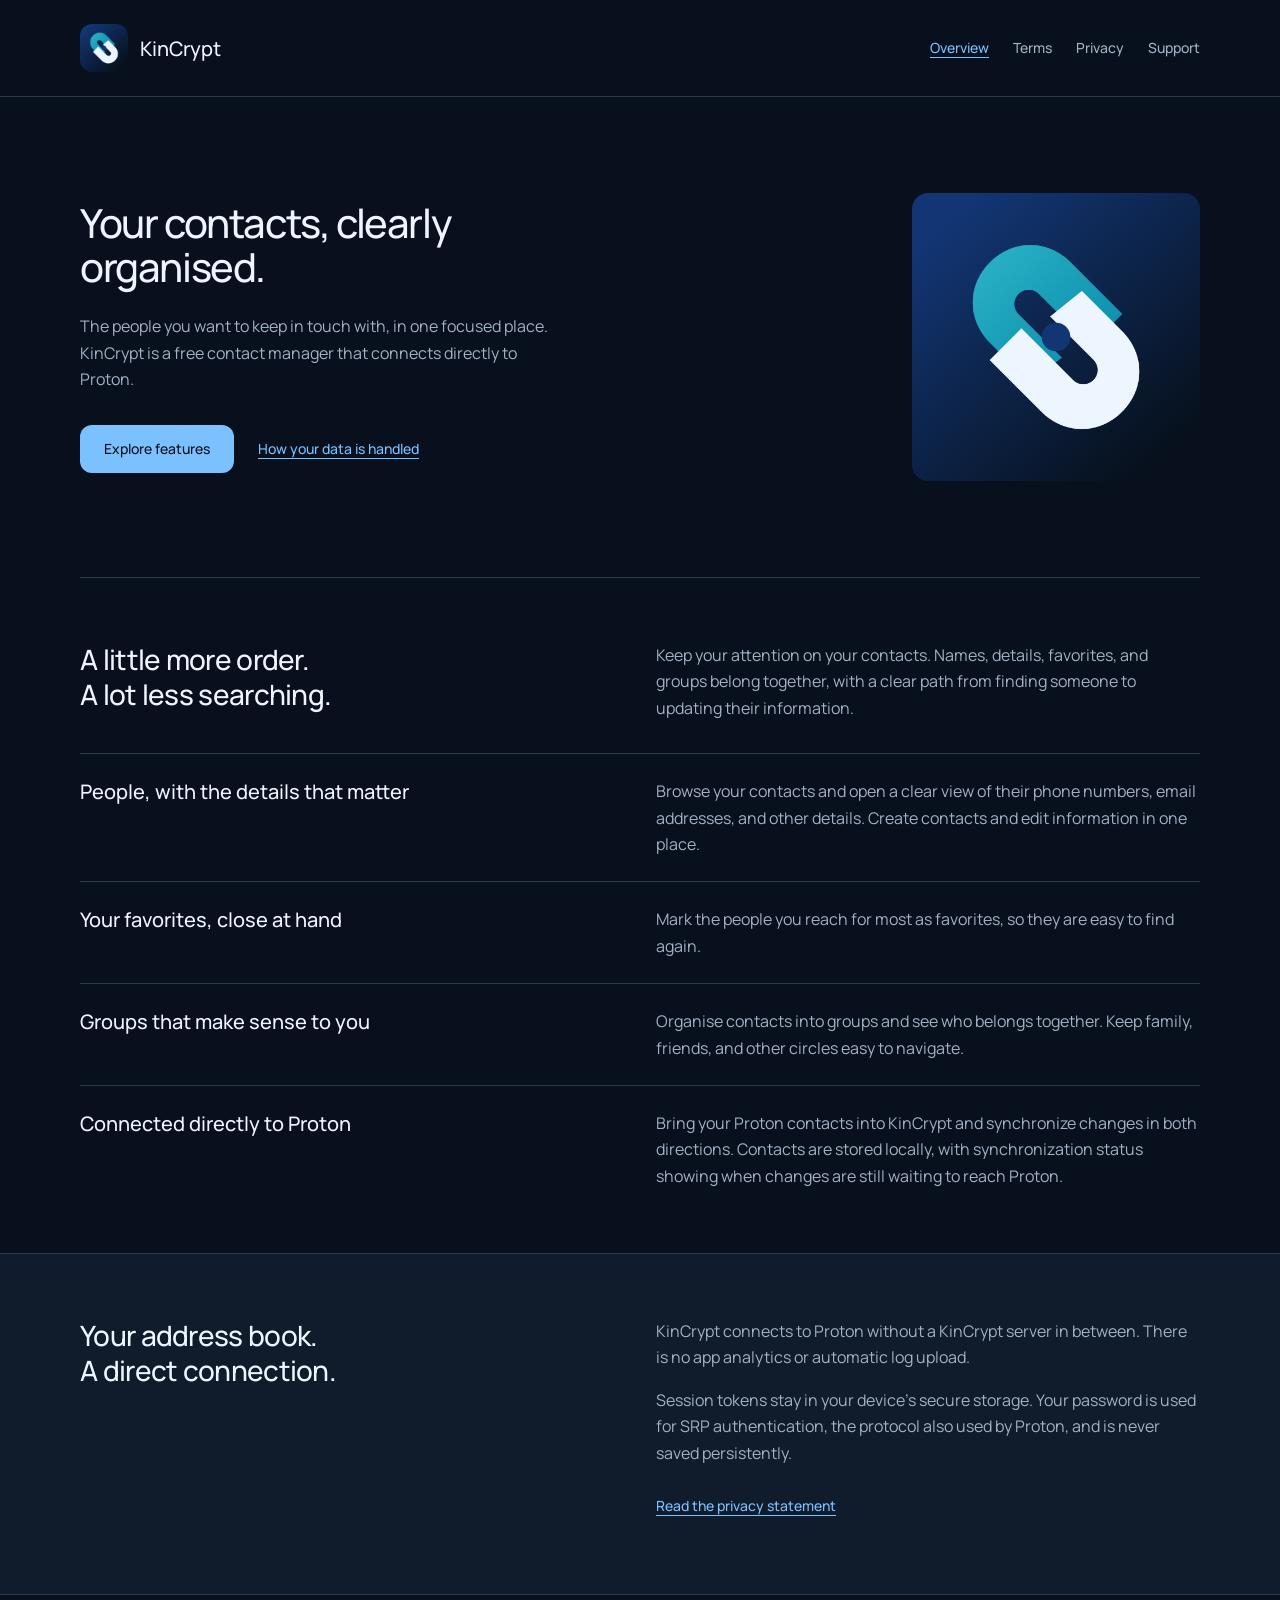
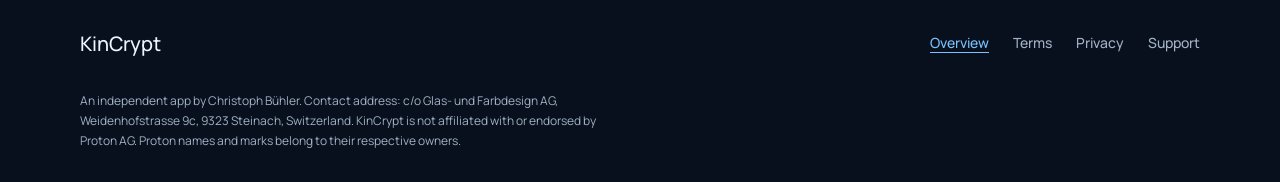
<file: website/index.html>
<!doctype html>
<html lang="en">
<head>
  <meta charset="utf-8">
  <meta name="viewport" content="width=device-width, initial-scale=1">
  <meta name="color-scheme" content="dark">
  <meta name="theme-color" content="#07101c">
  <meta name="description" content="KinCrypt is a free, independent contact manager for Proton. Keep contacts, favorites, and groups organised with direct two-way synchronization.">
  <title>KinCrypt — Your contacts, clearly organised</title>
  <link rel="icon" type="image/png" href="assets/icon.png">
  <link rel="stylesheet" href="styles.css">
</head>
<body id="top">
  <a class="skip-link" href="#main">Skip to content</a>
  <header class="site-header">
    <div class="wrap header-inner">
      <a class="brand" href="index.html" aria-label="KinCrypt home"><img src="assets/icon.png" width="48" height="48" alt=""><span>KinCrypt</span></a>
      <nav class="site-nav" aria-label="Main navigation">
        <a href="index.html" aria-current="page">Overview</a><a href="terms.html">Terms</a><a href="privacy.html">Privacy</a><a href="mailto:kincrypt-support@cbue.ch">Support</a>
      </nav>
    </div>
  </header>
  <main id="main" tabindex="-1">
    <section class="wrap hero" aria-labelledby="hero-title">
      <div>
        <h1 id="hero-title">Your contacts, clearly organised.</h1>
        <p>The people you want to keep in touch with, in one focused place. KinCrypt is a free contact manager that connects directly to Proton.</p>
        <div class="actions"><a class="button" href="#features">Explore features</a><a class="text-link" href="privacy.html">How your data is handled</a></div>
      </div>
      <img class="hero-mark" src="assets/icon.png" width="288" height="288" alt="KinCrypt app icon">
    </section>
    <section class="wrap section" id="features" aria-labelledby="features-title">
      <div class="section-intro">
        <h2 id="features-title">A little more order.<br>A lot less searching.</h2>
        <p>Keep your attention on your contacts. Names, details, favorites, and groups belong together, with a clear path from finding someone to updating their information.</p>
      </div>
      <div class="feature-row"><h3>People, with the details that matter</h3><p>Browse your contacts and open a clear view of their phone numbers, email addresses, and other details. Create contacts and edit information in one place.</p></div>
      <div class="feature-row"><h3>Your favorites, close at hand</h3><p>Mark the people you reach for most as favorites, so they are easy to find again.</p></div>
      <div class="feature-row"><h3>Groups that make sense to you</h3><p>Organise contacts into groups and see who belongs together. Keep family, friends, and other circles easy to navigate.</p></div>
      <div class="feature-row"><h3>Connected directly to Proton</h3><p>Bring your Proton contacts into KinCrypt and synchronize changes in both directions. Contacts are stored locally, with synchronization status showing when changes are still waiting to reach Proton.</p></div>
    </section>
    <section class="privacy-band" aria-labelledby="privacy-title">
      <div class="wrap privacy-layout">
        <h2 id="privacy-title">Your address book.<br>A direct connection.</h2>
        <div class="privacy-copy">
          <p>KinCrypt connects to Proton without a KinCrypt server in between. There is no app analytics or automatic log upload.</p>
          <p>Session tokens stay in your device’s secure storage. Your password is used for SRP authentication, the protocol also used by Proton, and is never saved persistently.</p>
          <a class="text-link" href="privacy.html">Read the privacy statement</a>
        </div>
      </div>
    </section>
  </main>
  <footer class="wrap site-footer">
    <div class="footer-top"><a class="brand" href="index.html"><span>KinCrypt</span></a><nav class="site-nav" aria-label="Footer navigation"><a href="index.html" aria-current="page">Overview</a><a href="terms.html">Terms</a><a href="privacy.html">Privacy</a><a href="mailto:kincrypt-support@cbue.ch">Support</a></nav></div>
    <p class="footer-note">An independent app by Christoph Bühler. Contact address: c/o Glas- und Farbdesign AG, Weidenhofstrasse 9c, 9323 Steinach, Switzerland. KinCrypt is not affiliated with or endorsed by Proton AG. Proton names and marks belong to their respective owners.</p>
  </footer>
</body>
</html>
</file>
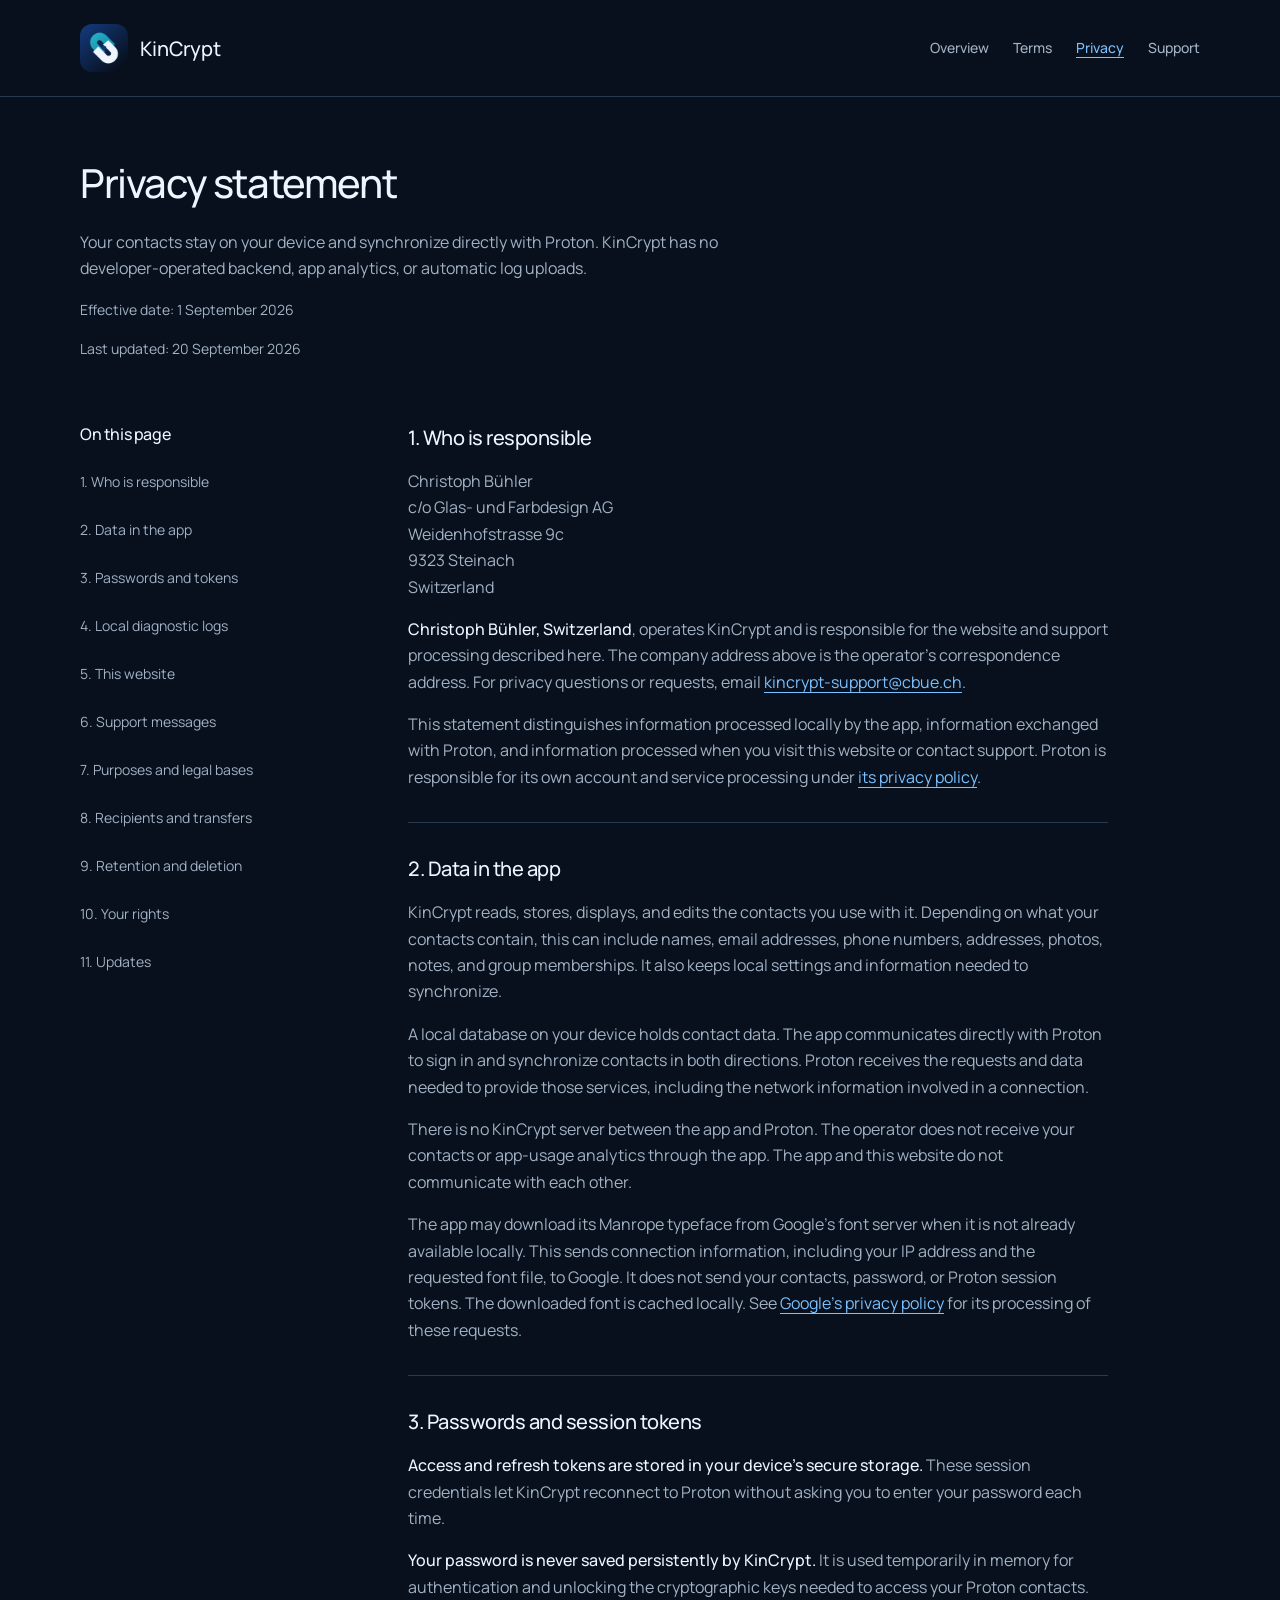
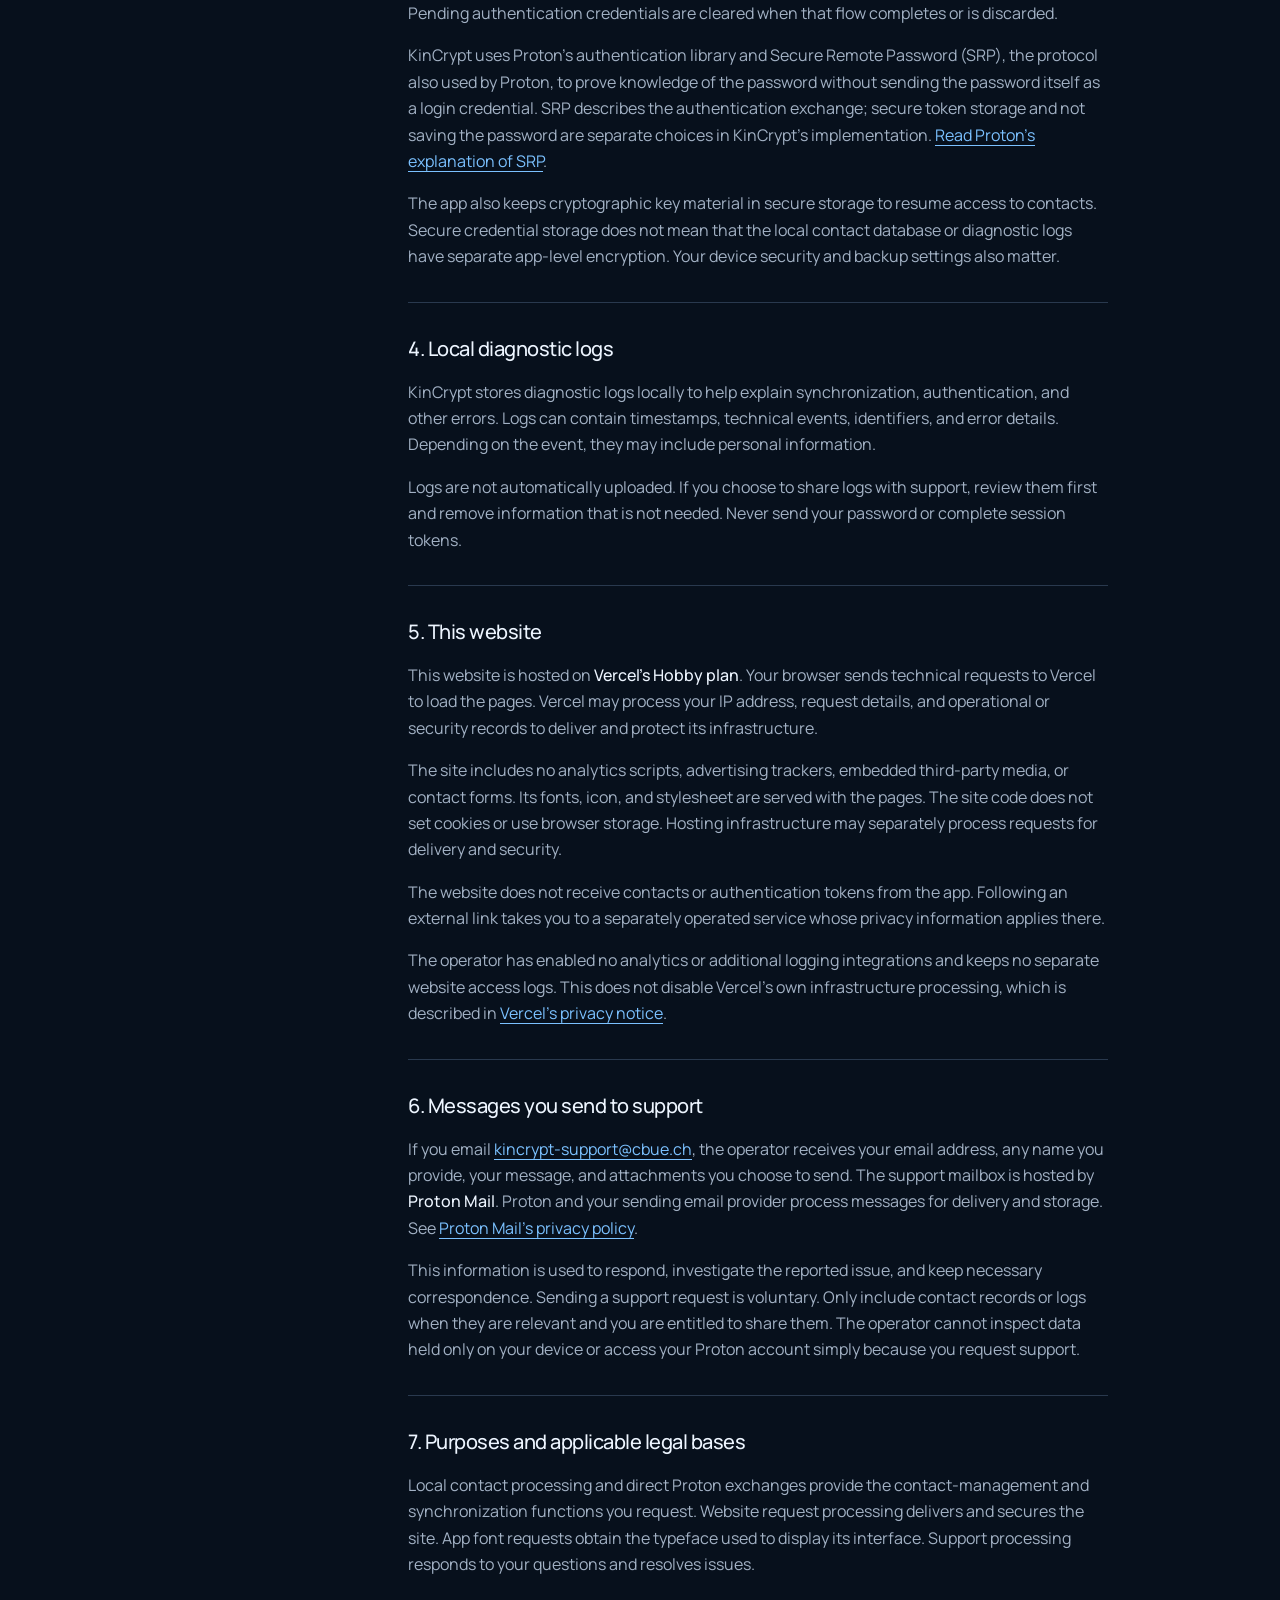
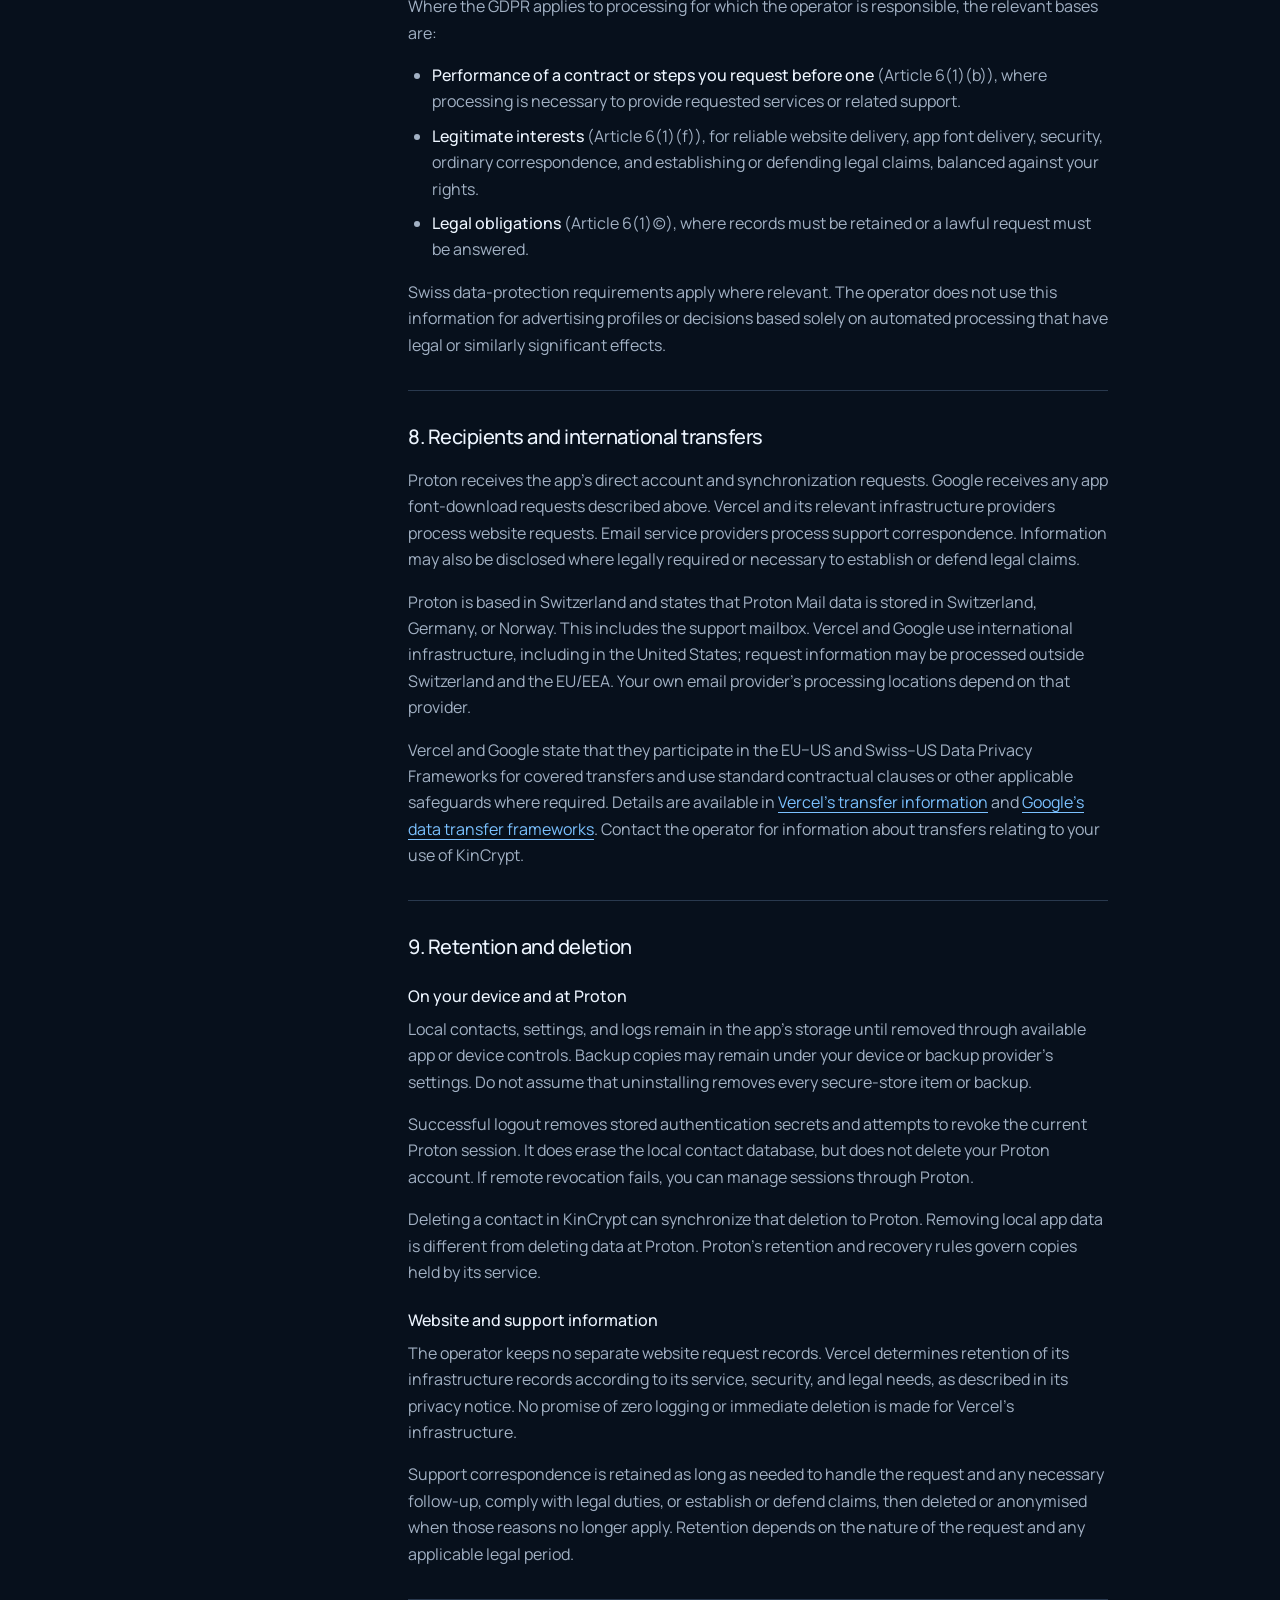
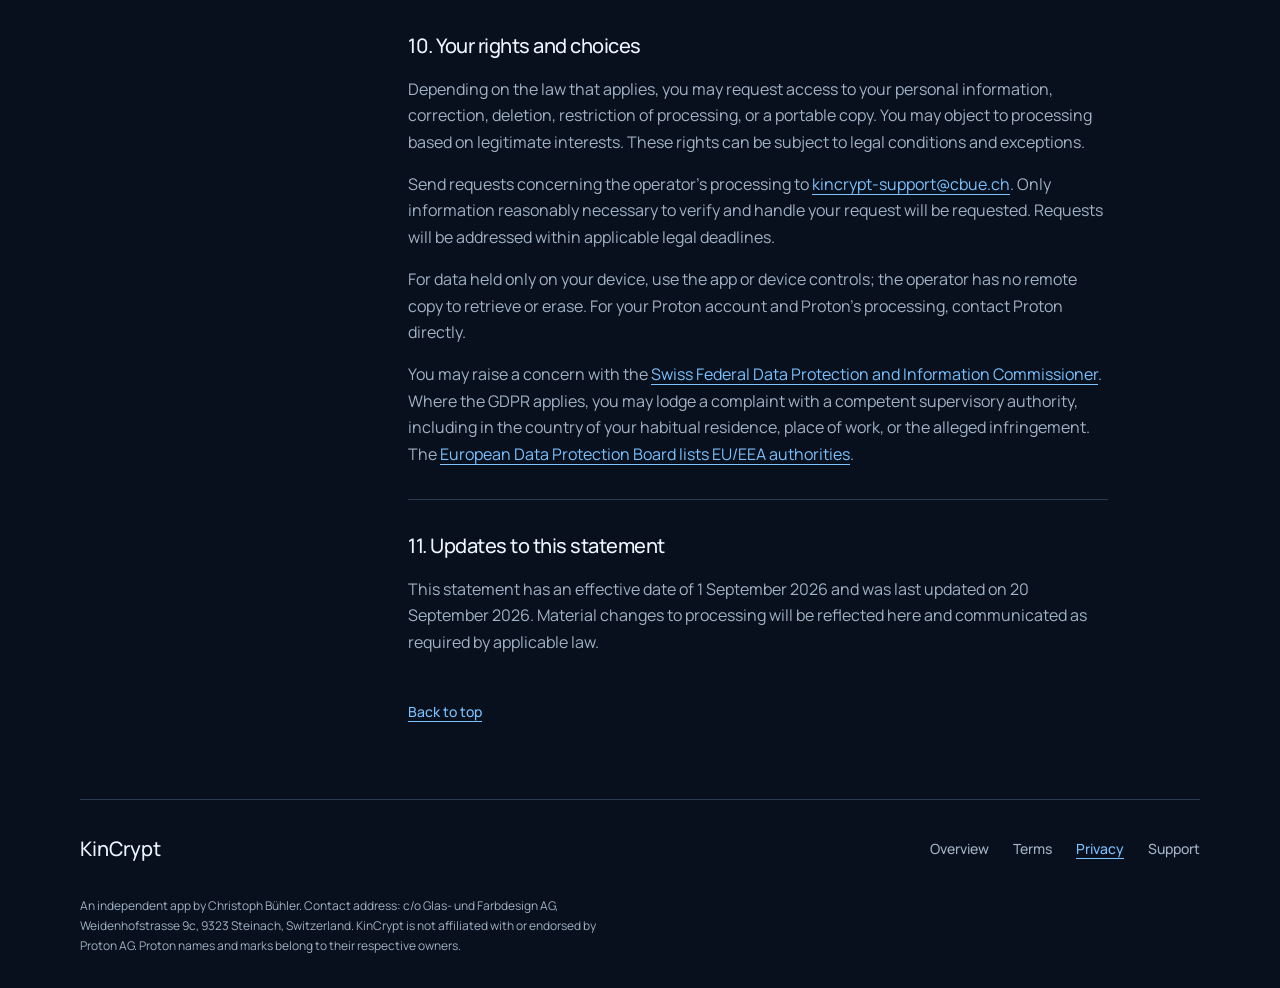
<file: website/privacy.html>
<!doctype html>
<html lang="en">
<head>
  <meta charset="utf-8">
  <meta name="viewport" content="width=device-width, initial-scale=1">
  <meta name="color-scheme" content="dark">
  <meta name="theme-color" content="#07101c">
  <meta name="description" content="How KinCrypt handles your contacts, secure session storage, local logs, website requests, and support messages.">
  <title>Privacy statement — KinCrypt</title>
  <link rel="icon" type="image/png" href="assets/icon.png">
  <link rel="stylesheet" href="styles.css">
</head>
<body id="top">
  <a class="skip-link" href="#main">Skip to content</a>
  <header class="site-header"><div class="wrap header-inner">
    <a class="brand" href="index.html" aria-label="KinCrypt home"><img src="assets/icon.png" width="48" height="48" alt=""><span>KinCrypt</span></a>
    <nav class="site-nav" aria-label="Main navigation"><a href="index.html">Overview</a><a href="terms.html">Terms</a><a href="privacy.html" aria-current="page">Privacy</a><a href="mailto:kincrypt-support@cbue.ch">Support</a></nav>
  </div></header>
  <main id="main" class="wrap" tabindex="-1">
    <div class="legal-header">
      <h1>Privacy statement</h1>
      <p class="intro">Your contacts stay on your device and synchronize directly with Proton. KinCrypt has no developer-operated backend, app analytics, or automatic log uploads.</p>
      <p class="updated">Effective date: <time datetime="2026-09-01">1 September 2026</time></p>
      <p class="updated">Last updated: <time datetime="2026-09-20">20 September 2026</time></p>
    </div>
    <div class="legal-layout">
      <nav class="contents" aria-label="Privacy contents"><h2>On this page</h2><ol>
        <li><a href="#responsibility">1. Who is responsible</a></li><li><a href="#app">2. Data in the app</a></li><li><a href="#authentication">3. Passwords and tokens</a></li><li><a href="#logs">4. Local diagnostic logs</a></li><li><a href="#website">5. This website</a></li><li><a href="#support">6. Support messages</a></li><li><a href="#purposes">7. Purposes and legal bases</a></li><li><a href="#recipients">8. Recipients and transfers</a></li><li><a href="#retention">9. Retention and deletion</a></li><li><a href="#rights">10. Your rights</a></li><li><a href="#updates">11. Updates</a></li>
      </ol></nav>
      <div class="legal-content">
        <section id="responsibility"><h2>1. Who is responsible</h2>
          <p class="contact-address">Christoph Bühler<br>c/o Glas- und Farbdesign AG<br>Weidenhofstrasse 9c<br>9323 Steinach<br>Switzerland</p>
          <p><strong>Christoph Bühler, Switzerland</strong>, operates KinCrypt and is responsible for the website and support processing described here. The company address above is the operator’s correspondence address. For privacy questions or requests, email <a href="mailto:kincrypt-support@cbue.ch">kincrypt-support@cbue.ch</a>.</p>
          <p>This statement distinguishes information processed locally by the app, information exchanged with Proton, and information processed when you visit this website or contact support. Proton is responsible for its own account and service processing under <a href="https://proton.me/legal/privacy">its privacy policy</a>.</p>
        </section>
        <section id="app"><h2>2. Data in the app</h2>
          <p>KinCrypt reads, stores, displays, and edits the contacts you use with it. Depending on what your contacts contain, this can include names, email addresses, phone numbers, addresses, photos, notes, and group memberships. It also keeps local settings and information needed to synchronize.</p>
          <p>A local database on your device holds contact data. The app communicates directly with Proton to sign in and synchronize contacts in both directions. Proton receives the requests and data needed to provide those services, including the network information involved in a connection.</p>
          <p>There is no KinCrypt server between the app and Proton. The operator does not receive your contacts or app-usage analytics through the app. The app and this website do not communicate with each other.</p>
          <p>The app may download its Manrope typeface from Google’s font server when it is not already available locally. This sends connection information, including your IP address and the requested font file, to Google. It does not send your contacts, password, or Proton session tokens. The downloaded font is cached locally. See <a href="https://policies.google.com/privacy">Google’s privacy policy</a> for its processing of these requests.</p>
        </section>
        <section id="authentication"><h2>3. Passwords and session tokens</h2>
          <p><strong>Access and refresh tokens are stored in your device’s secure storage.</strong> These session credentials let KinCrypt reconnect to Proton without asking you to enter your password each time.</p>
          <p><strong>Your password is never saved persistently by KinCrypt.</strong> It is used temporarily in memory for authentication and unlocking the cryptographic keys needed to access your Proton contacts. Pending authentication credentials are cleared when that flow completes or is discarded.</p>
          <p>KinCrypt uses Proton’s authentication library and Secure Remote Password (SRP), the protocol also used by Proton, to prove knowledge of the password without sending the password itself as a login credential. SRP describes the authentication exchange; secure token storage and not saving the password are separate choices in KinCrypt’s implementation. <a href="https://proton.me/blog/encrypted-email-authentication">Read Proton’s explanation of SRP</a>.</p>
          <p>The app also keeps cryptographic key material in secure storage to resume access to contacts. Secure credential storage does not mean that the local contact database or diagnostic logs have separate app-level encryption. Your device security and backup settings also matter.</p>
        </section>
        <section id="logs"><h2>4. Local diagnostic logs</h2>
          <p>KinCrypt stores diagnostic logs locally to help explain synchronization, authentication, and other errors. Logs can contain timestamps, technical events, identifiers, and error details. Depending on the event, they may include personal information.</p>
          <p>Logs are not automatically uploaded. If you choose to share logs with support, review them first and remove information that is not needed. Never send your password or complete session tokens.</p>
        </section>
        <section id="website"><h2>5. This website</h2>
          <p>This website is hosted on <strong>Vercel’s Hobby plan</strong>. Your browser sends technical requests to Vercel to load the pages. Vercel may process your IP address, request details, and operational or security records to deliver and protect its infrastructure.</p>
          <p>The site includes no analytics scripts, advertising trackers, embedded third-party media, or contact forms. Its fonts, icon, and stylesheet are served with the pages. The site code does not set cookies or use browser storage. Hosting infrastructure may separately process requests for delivery and security.</p>
          <p>The website does not receive contacts or authentication tokens from the app. Following an external link takes you to a separately operated service whose privacy information applies there.</p>
          <p>The operator has enabled no analytics or additional logging integrations and keeps no separate website access logs. This does not disable Vercel’s own infrastructure processing, which is described in <a href="https://vercel.com/legal/privacy-notice">Vercel’s privacy notice</a>.</p>
        </section>
        <section id="support"><h2>6. Messages you send to support</h2>
          <p>If you email <a href="mailto:kincrypt-support@cbue.ch">kincrypt-support@cbue.ch</a>, the operator receives your email address, any name you provide, your message, and attachments you choose to send. The support mailbox is hosted by <strong>Proton Mail</strong>. Proton and your sending email provider process messages for delivery and storage. See <a href="https://proton.me/mail/privacy-policy">Proton Mail’s privacy policy</a>.</p>
          <p>This information is used to respond, investigate the reported issue, and keep necessary correspondence. Sending a support request is voluntary. Only include contact records or logs when they are relevant and you are entitled to share them. The operator cannot inspect data held only on your device or access your Proton account simply because you request support.</p>
        </section>
        <section id="purposes"><h2>7. Purposes and applicable legal bases</h2>
          <p>Local contact processing and direct Proton exchanges provide the contact-management and synchronization functions you request. Website request processing delivers and secures the site. App font requests obtain the typeface used to display its interface. Support processing responds to your questions and resolves issues.</p>
          <p>Where the GDPR applies to processing for which the operator is responsible, the relevant bases are:</p>
          <ul><li><strong>Performance of a contract or steps you request before one</strong> (Article 6(1)(b)), where processing is necessary to provide requested services or related support.</li><li><strong>Legitimate interests</strong> (Article 6(1)(f)), for reliable website delivery, app font delivery, security, ordinary correspondence, and establishing or defending legal claims, balanced against your rights.</li><li><strong>Legal obligations</strong> (Article 6(1)(c)), where records must be retained or a lawful request must be answered.</li></ul>
          <p>Swiss data-protection requirements apply where relevant. The operator does not use this information for advertising profiles or decisions based solely on automated processing that have legal or similarly significant effects.</p>
        </section>
        <section id="recipients"><h2>8. Recipients and international transfers</h2>
          <p>Proton receives the app’s direct account and synchronization requests. Google receives any app font-download requests described above. Vercel and its relevant infrastructure providers process website requests. Email service providers process support correspondence. Information may also be disclosed where legally required or necessary to establish or defend legal claims.</p>
          <p>Proton is based in Switzerland and states that Proton Mail data is stored in Switzerland, Germany, or Norway. This includes the support mailbox. Vercel and Google use international infrastructure, including in the United States; request information may be processed outside Switzerland and the EU/EEA. Your own email provider’s processing locations depend on that provider.</p>
          <p>Vercel and Google state that they participate in the EU–US and Swiss–US Data Privacy Frameworks for covered transfers and use standard contractual clauses or other applicable safeguards where required. Details are available in <a href="https://vercel.com/legal/privacy-notice">Vercel’s transfer information</a> and <a href="https://policies.google.com/privacy/frameworks">Google’s data transfer frameworks</a>. Contact the operator for information about transfers relating to your use of KinCrypt.</p>
        </section>
        <section id="retention"><h2>9. Retention and deletion</h2>
          <h3>On your device and at Proton</h3>
          <p>Local contacts, settings, and logs remain in the app’s storage until removed through available app or device controls. Backup copies may remain under your device or backup provider’s settings. Do not assume that uninstalling removes every secure-store item or backup.</p>
          <p>Successful logout removes stored authentication secrets and attempts to revoke the current Proton session. It does erase the local contact database, but does not delete your Proton account. If remote revocation fails, you can manage sessions through Proton.</p>
          <p>Deleting a contact in KinCrypt can synchronize that deletion to Proton. Removing local app data is different from deleting data at Proton. Proton’s retention and recovery rules govern copies held by its service.</p>
          <h3>Website and support information</h3>
          <p>The operator keeps no separate website request records. Vercel determines retention of its infrastructure records according to its service, security, and legal needs, as described in its privacy notice. No promise of zero logging or immediate deletion is made for Vercel’s infrastructure.</p>
          <p>Support correspondence is retained as long as needed to handle the request and any necessary follow-up, comply with legal duties, or establish or defend claims, then deleted or anonymised when those reasons no longer apply. Retention depends on the nature of the request and any applicable legal period.</p>
        </section>
        <section id="rights"><h2>10. Your rights and choices</h2>
          <p>Depending on the law that applies, you may request access to your personal information, correction, deletion, restriction of processing, or a portable copy. You may object to processing based on legitimate interests. These rights can be subject to legal conditions and exceptions.</p>
          <p>Send requests concerning the operator’s processing to <a href="mailto:kincrypt-support@cbue.ch">kincrypt-support@cbue.ch</a>. Only information reasonably necessary to verify and handle your request will be requested. Requests will be addressed within applicable legal deadlines.</p>
          <p>For data held only on your device, use the app or device controls; the operator has no remote copy to retrieve or erase. For your Proton account and Proton’s processing, contact Proton directly.</p>
          <p>You may raise a concern with the <a href="https://www.edoeb.admin.ch/en">Swiss Federal Data Protection and Information Commissioner</a>. Where the GDPR applies, you may lodge a complaint with a competent supervisory authority, including in the country of your habitual residence, place of work, or the alleged infringement. The <a href="https://www.edpb.europa.eu/about-edpb/about-edpb/members_en">European Data Protection Board lists EU/EEA authorities</a>.</p>
        </section>
        <section id="updates"><h2>11. Updates to this statement</h2>
          <p>This statement has an effective date of 1 September 2026 and was last updated on 20 September 2026. Material changes to processing will be reflected here and communicated as required by applicable law.</p>
        </section>
        <a class="text-link back-top" href="#top">Back to top</a>
      </div>
    </div>
  </main>
  <footer class="wrap site-footer">
    <div class="footer-top"><a class="brand" href="index.html"><span>KinCrypt</span></a><nav class="site-nav" aria-label="Footer navigation"><a href="index.html">Overview</a><a href="terms.html">Terms</a><a href="privacy.html" aria-current="page">Privacy</a><a href="mailto:kincrypt-support@cbue.ch">Support</a></nav></div>
    <p class="footer-note">An independent app by Christoph Bühler. Contact address: c/o Glas- und Farbdesign AG, Weidenhofstrasse 9c, 9323 Steinach, Switzerland. KinCrypt is not affiliated with or endorsed by Proton AG. Proton names and marks belong to their respective owners.</p>
  </footer>
</body>
</html>
</file>
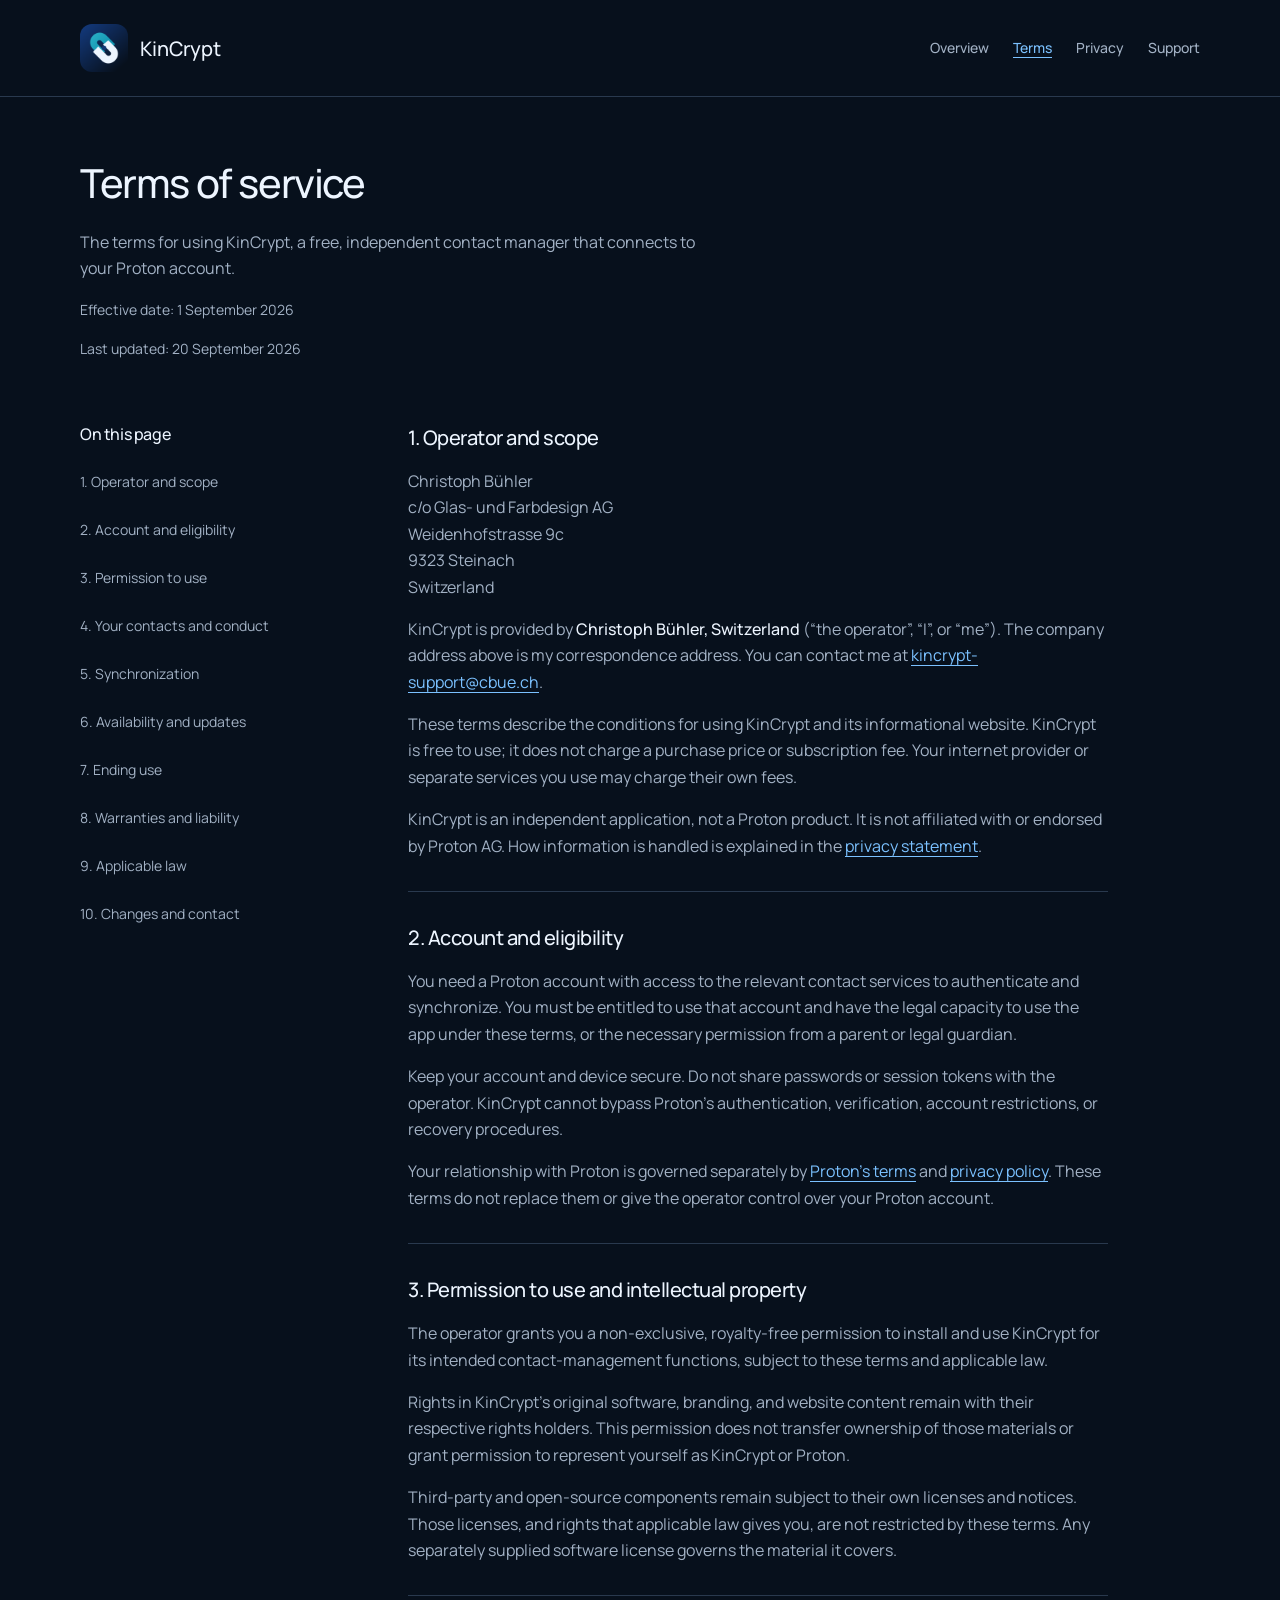
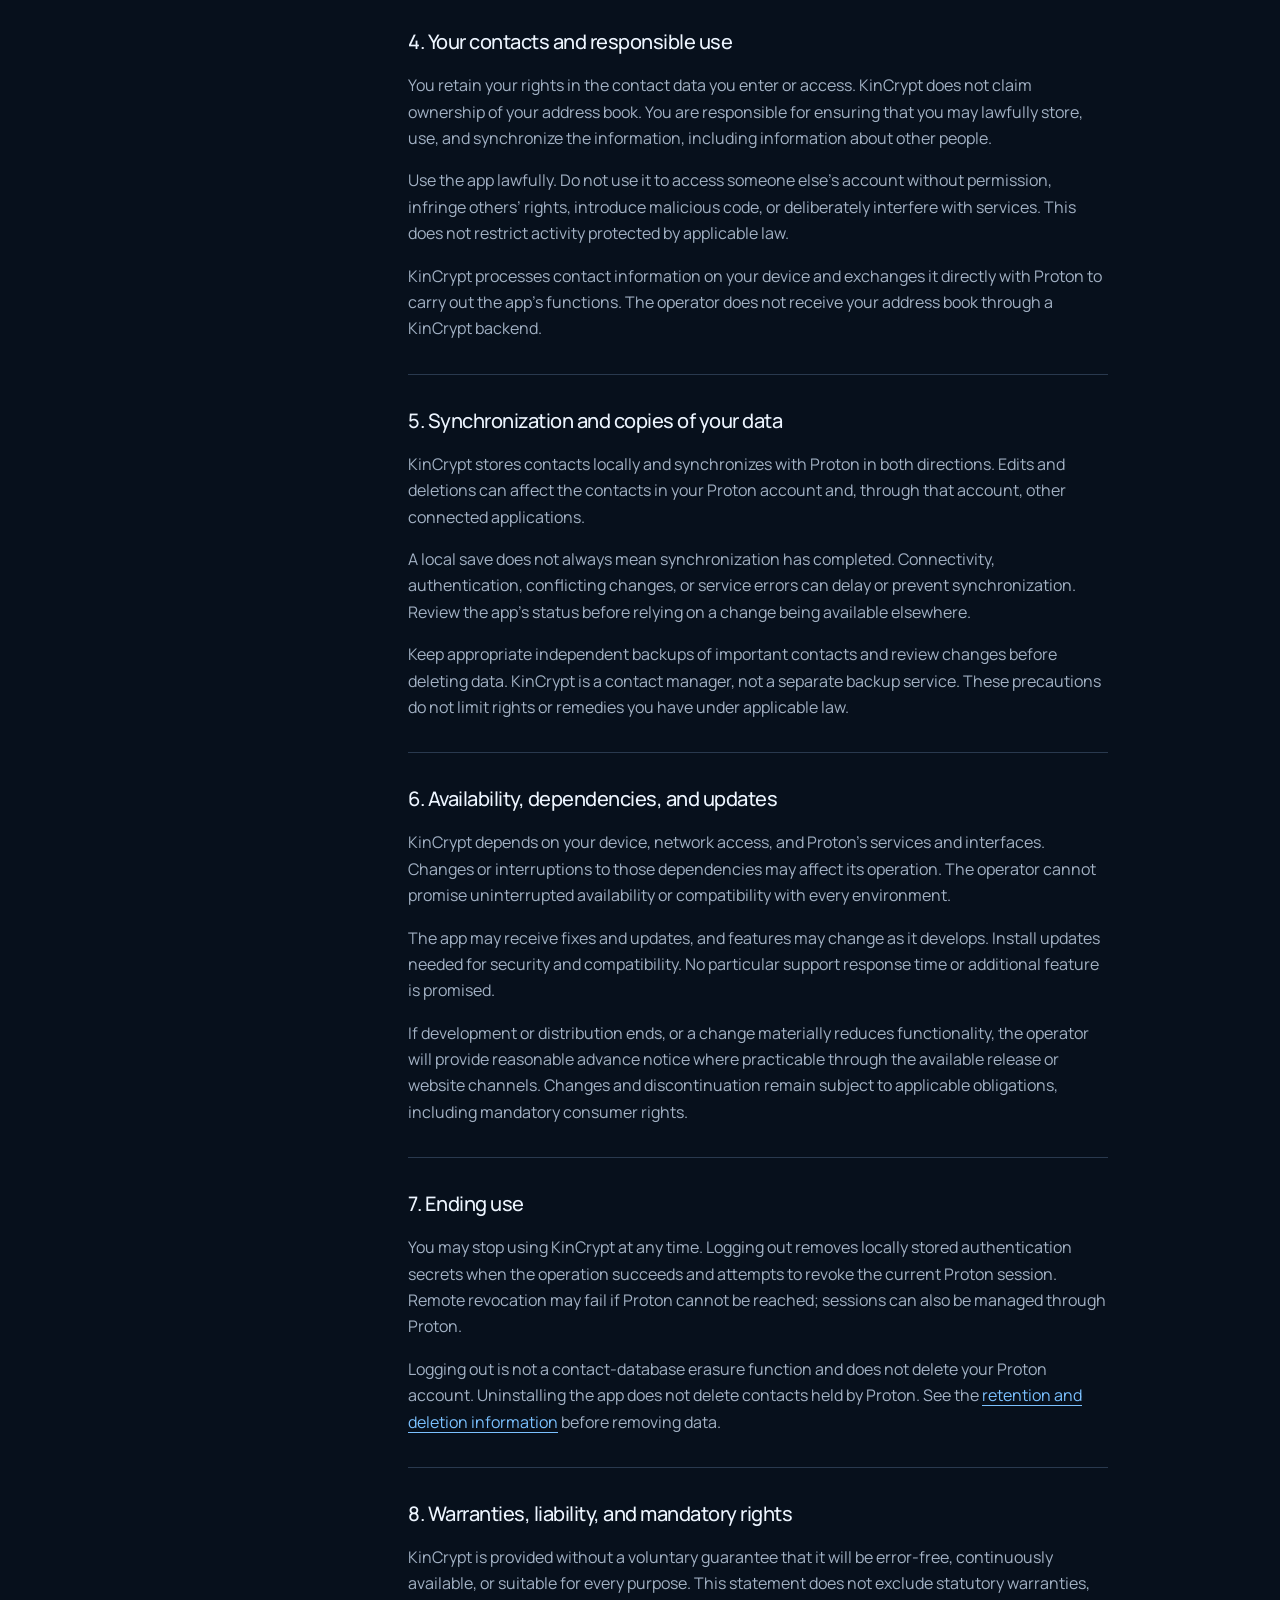
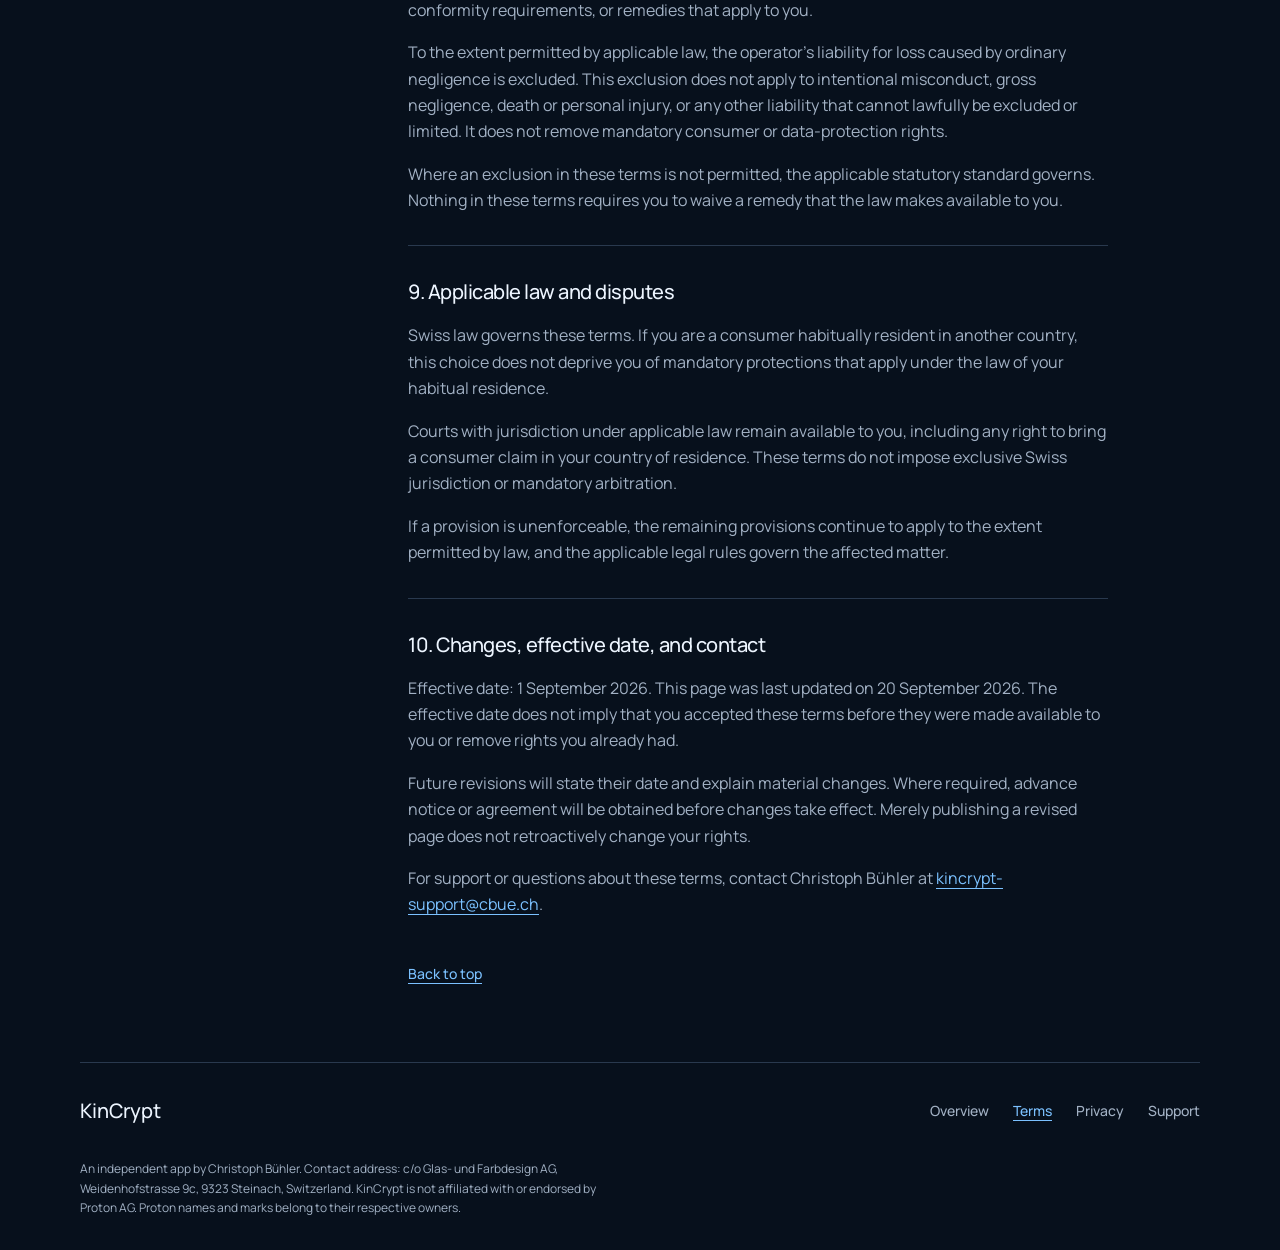
<file: website/terms.html>
<!doctype html>
<html lang="en">
<head>
  <meta charset="utf-8">
  <meta name="viewport" content="width=device-width, initial-scale=1">
  <meta name="color-scheme" content="dark">
  <meta name="theme-color" content="#07101c">
  <meta name="description" content="Terms for the free KinCrypt contact manager: using the app, Proton synchronization, your data, and your rights.">
  <title>Terms of service — KinCrypt</title>
  <link rel="icon" type="image/png" href="assets/icon.png">
  <link rel="stylesheet" href="styles.css">
</head>
<body id="top">
  <a class="skip-link" href="#main">Skip to content</a>
  <header class="site-header"><div class="wrap header-inner">
    <a class="brand" href="index.html" aria-label="KinCrypt home"><img src="assets/icon.png" width="48" height="48" alt=""><span>KinCrypt</span></a>
    <nav class="site-nav" aria-label="Main navigation"><a href="index.html">Overview</a><a href="terms.html" aria-current="page">Terms</a><a href="privacy.html">Privacy</a><a href="mailto:kincrypt-support@cbue.ch">Support</a></nav>
  </div></header>
  <main id="main" class="wrap" tabindex="-1">
    <div class="legal-header">
      <h1>Terms of service</h1>
      <p class="intro">The terms for using KinCrypt, a free, independent contact manager that connects to your Proton account.</p>
      <p class="updated">Effective date: <time datetime="2026-09-01">1 September 2026</time></p>
      <p class="updated">Last updated: <time datetime="2026-09-20">20 September 2026</time></p>
    </div>
    <div class="legal-layout">
      <nav class="contents" aria-label="Terms contents"><h2>On this page</h2><ol>
        <li><a href="#operator">1. Operator and scope</a></li><li><a href="#eligibility">2. Account and eligibility</a></li><li><a href="#permission">3. Permission to use</a></li><li><a href="#your-data">4. Your contacts and conduct</a></li><li><a href="#synchronization">5. Synchronization</a></li><li><a href="#availability">6. Availability and updates</a></li><li><a href="#ending-use">7. Ending use</a></li><li><a href="#liability">8. Warranties and liability</a></li><li><a href="#law">9. Applicable law</a></li><li><a href="#changes">10. Changes and contact</a></li>
      </ol></nav>
      <div class="legal-content">
        <section id="operator"><h2>1. Operator and scope</h2>
          <p class="contact-address">Christoph Bühler<br>c/o Glas- und Farbdesign AG<br>Weidenhofstrasse 9c<br>9323 Steinach<br>Switzerland</p>
          <p>KinCrypt is provided by <strong>Christoph Bühler, Switzerland</strong> (“the operator”, “I”, or “me”). The company address above is my correspondence address. You can contact me at <a href="mailto:kincrypt-support@cbue.ch">kincrypt-support@cbue.ch</a>.</p>
          <p>These terms describe the conditions for using KinCrypt and its informational website. KinCrypt is free to use; it does not charge a purchase price or subscription fee. Your internet provider or separate services you use may charge their own fees.</p>
          <p>KinCrypt is an independent application, not a Proton product. It is not affiliated with or endorsed by Proton AG. How information is handled is explained in the <a href="privacy.html">privacy statement</a>.</p>
        </section>
        <section id="eligibility"><h2>2. Account and eligibility</h2>
          <p>You need a Proton account with access to the relevant contact services to authenticate and synchronize. You must be entitled to use that account and have the legal capacity to use the app under these terms, or the necessary permission from a parent or legal guardian.</p>
          <p>Keep your account and device secure. Do not share passwords or session tokens with the operator. KinCrypt cannot bypass Proton’s authentication, verification, account restrictions, or recovery procedures.</p>
          <p>Your relationship with Proton is governed separately by <a href="https://proton.me/legal/terms">Proton’s terms</a> and <a href="https://proton.me/legal/privacy">privacy policy</a>. These terms do not replace them or give the operator control over your Proton account.</p>
        </section>
        <section id="permission"><h2>3. Permission to use and intellectual property</h2>
          <p>The operator grants you a non-exclusive, royalty-free permission to install and use KinCrypt for its intended contact-management functions, subject to these terms and applicable law.</p>
          <p>Rights in KinCrypt’s original software, branding, and website content remain with their respective rights holders. This permission does not transfer ownership of those materials or grant permission to represent yourself as KinCrypt or Proton.</p>
          <p>Third-party and open-source components remain subject to their own licenses and notices. Those licenses, and rights that applicable law gives you, are not restricted by these terms. Any separately supplied software license governs the material it covers.</p>
        </section>
        <section id="your-data"><h2>4. Your contacts and responsible use</h2>
          <p>You retain your rights in the contact data you enter or access. KinCrypt does not claim ownership of your address book. You are responsible for ensuring that you may lawfully store, use, and synchronize the information, including information about other people.</p>
          <p>Use the app lawfully. Do not use it to access someone else’s account without permission, infringe others’ rights, introduce malicious code, or deliberately interfere with services. This does not restrict activity protected by applicable law.</p>
          <p>KinCrypt processes contact information on your device and exchanges it directly with Proton to carry out the app’s functions. The operator does not receive your address book through a KinCrypt backend.</p>
        </section>
        <section id="synchronization"><h2>5. Synchronization and copies of your data</h2>
          <p>KinCrypt stores contacts locally and synchronizes with Proton in both directions. Edits and deletions can affect the contacts in your Proton account and, through that account, other connected applications.</p>
          <p>A local save does not always mean synchronization has completed. Connectivity, authentication, conflicting changes, or service errors can delay or prevent synchronization. Review the app’s status before relying on a change being available elsewhere.</p>
          <p>Keep appropriate independent backups of important contacts and review changes before deleting data. KinCrypt is a contact manager, not a separate backup service. These precautions do not limit rights or remedies you have under applicable law.</p>
        </section>
        <section id="availability"><h2>6. Availability, dependencies, and updates</h2>
          <p>KinCrypt depends on your device, network access, and Proton’s services and interfaces. Changes or interruptions to those dependencies may affect its operation. The operator cannot promise uninterrupted availability or compatibility with every environment.</p>
          <p>The app may receive fixes and updates, and features may change as it develops. Install updates needed for security and compatibility. No particular support response time or additional feature is promised.</p>
          <p>If development or distribution ends, or a change materially reduces functionality, the operator will provide reasonable advance notice where practicable through the available release or website channels. Changes and discontinuation remain subject to applicable obligations, including mandatory consumer rights.</p>
        </section>
        <section id="ending-use"><h2>7. Ending use</h2>
          <p>You may stop using KinCrypt at any time. Logging out removes locally stored authentication secrets when the operation succeeds and attempts to revoke the current Proton session. Remote revocation may fail if Proton cannot be reached; sessions can also be managed through Proton.</p>
          <p>Logging out is not a contact-database erasure function and does not delete your Proton account. Uninstalling the app does not delete contacts held by Proton. See the <a href="privacy.html#retention">retention and deletion information</a> before removing data.</p>
        </section>
        <section id="liability"><h2>8. Warranties, liability, and mandatory rights</h2>
          <p>KinCrypt is provided without a voluntary guarantee that it will be error-free, continuously available, or suitable for every purpose. This statement does not exclude statutory warranties, conformity requirements, or remedies that apply to you.</p>
          <p>To the extent permitted by applicable law, the operator’s liability for loss caused by ordinary negligence is excluded. This exclusion does not apply to intentional misconduct, gross negligence, death or personal injury, or any other liability that cannot lawfully be excluded or limited. It does not remove mandatory consumer or data-protection rights.</p>
          <p>Where an exclusion in these terms is not permitted, the applicable statutory standard governs. Nothing in these terms requires you to waive a remedy that the law makes available to you.</p>
        </section>
        <section id="law"><h2>9. Applicable law and disputes</h2>
          <p>Swiss law governs these terms. If you are a consumer habitually resident in another country, this choice does not deprive you of mandatory protections that apply under the law of your habitual residence.</p>
          <p>Courts with jurisdiction under applicable law remain available to you, including any right to bring a consumer claim in your country of residence. These terms do not impose exclusive Swiss jurisdiction or mandatory arbitration.</p>
          <p>If a provision is unenforceable, the remaining provisions continue to apply to the extent permitted by law, and the applicable legal rules govern the affected matter.</p>
        </section>
        <section id="changes"><h2>10. Changes, effective date, and contact</h2>
          <p>Effective date: 1 September 2026. This page was last updated on 20 September 2026. The effective date does not imply that you accepted these terms before they were made available to you or remove rights you already had.</p>
          <p>Future revisions will state their date and explain material changes. Where required, advance notice or agreement will be obtained before changes take effect. Merely publishing a revised page does not retroactively change your rights.</p>
          <p>For support or questions about these terms, contact Christoph Bühler at <a href="mailto:kincrypt-support@cbue.ch">kincrypt-support@cbue.ch</a>.</p>
        </section>
        <a class="text-link back-top" href="#top">Back to top</a>
      </div>
    </div>
  </main>
  <footer class="wrap site-footer">
    <div class="footer-top"><a class="brand" href="index.html"><span>KinCrypt</span></a><nav class="site-nav" aria-label="Footer navigation"><a href="index.html">Overview</a><a href="terms.html" aria-current="page">Terms</a><a href="privacy.html">Privacy</a><a href="mailto:kincrypt-support@cbue.ch">Support</a></nav></div>
    <p class="footer-note">An independent app by Christoph Bühler. Contact address: c/o Glas- und Farbdesign AG, Weidenhofstrasse 9c, 9323 Steinach, Switzerland. KinCrypt is not affiliated with or endorsed by Proton AG. Proton names and marks belong to their respective owners.</p>
  </footer>
</body>
</html>
</file>
<file: website/styles.css>
@font-face {
  font-family: Manrope;
  src: url("assets/fonts/manrope-variable.ttf") format("truetype");
  font-style: normal;
  font-weight: 400 500;
  font-display: swap;
}

:root {
  color-scheme: dark;
  --canvas: #07101c;
  --surface: #101b2b;
  --surface-soft: #152337;
  --text: #edf5ff;
  --muted: #a2b1c4;
  --brand: #7bc1ff;
  --divider: #29394e;
  --selected: #123442;
  --space-1: 4px;
  --space-2: 8px;
  --space-3: 12px;
  --space-4: 16px;
  --space-6: 24px;
  --space-8: 32px;
}

* { box-sizing: border-box; }
html { scroll-padding-top: var(--space-8); }
body {
  margin: 0;
  background: var(--canvas);
  color: var(--text);
  font-family: Manrope, "Avenir Next", "Segoe UI", sans-serif;
  font-size: 1rem;
  font-weight: 400;
  line-height: 1.65;
  overflow-wrap: anywhere;
}
::selection { background: var(--selected); color: var(--text); }
a { color: var(--brand); text-underline-offset: 0.25em; }
a:hover { text-decoration-thickness: 2px; }
a:focus-visible { outline: 2px solid var(--brand); outline-offset: 5px; border-radius: 4px; }
img { display: block; max-width: 100%; height: auto; }
h1, h2, h3, strong { font-weight: 500; }
h1, h2, h3, p { margin: 0; }
h1 { font-size: 2.5rem; line-height: 1.1; letter-spacing: -0.035em; }
h2 { font-size: 1.75rem; line-height: 1.25; letter-spacing: -0.025em; }
h3 { font-size: 1.25rem; line-height: 1.4; }
p + p { margin-top: var(--space-4); }
li + li { margin-top: var(--space-2); }
.wrap { width: min(100% - 2 * var(--space-8), 1120px); margin-inline: auto; }
.skip-link {
  position: absolute;
  top: var(--space-2);
  left: var(--space-4);
  z-index: 2;
  padding: var(--space-3) var(--space-4);
  background: var(--surface);
  transform: translateY(-200%);
}
.skip-link:focus { transform: none; }
.site-header { border-bottom: 1px solid var(--divider); }
.header-inner, .footer-top {
  display: flex;
  align-items: center;
  justify-content: space-between;
  flex-wrap: wrap;
  gap: var(--space-4) var(--space-8);
  padding-block: var(--space-6);
}
.brand { display: inline-flex; align-items: center; gap: var(--space-3); color: var(--text); font-weight: 500; text-decoration: none; }
.brand img { width: 48px; height: 48px; border-radius: 12px; }
.brand span { font-size: 1.25rem; }
.site-nav { display: flex; flex-wrap: wrap; gap: var(--space-2) var(--space-6); }
.site-nav a { display: inline-flex; align-items: center; min-height: 48px; color: var(--muted); font-size: 0.875rem; font-weight: 500; text-decoration: none; }
.site-nav a:hover, .site-nav a[aria-current="page"] { color: var(--brand); text-decoration: underline; }
.hero { display: grid; grid-template-columns: minmax(0, 1.5fr) minmax(0, 1fr); align-items: center; gap: var(--space-8); padding-block: calc(3 * var(--space-8)); }
.hero h1 { max-width: 15ch; }
.hero p { max-width: 48ch; color: var(--muted); margin-top: var(--space-6); }
.hero-mark { width: min(100%, 288px); border-radius: 16px; justify-self: end; }
.actions { display: flex; align-items: center; flex-wrap: wrap; gap: var(--space-4) var(--space-6); margin-top: var(--space-8); }
.button { display: inline-flex; align-items: center; justify-content: center; min-height: 48px; padding: var(--space-3) var(--space-6); background: var(--brand); color: var(--canvas); border-radius: 12px; font-size: 0.875rem; font-weight: 500; text-decoration: none; }
.button:hover { background: var(--text); }
.text-link { display: inline-flex; align-items: center; min-height: 48px; font-size: 0.875rem; font-weight: 500; }
.section { padding-block: calc(2 * var(--space-8)); border-top: 1px solid var(--divider); }
.section-intro { display: grid; grid-template-columns: 1fr 1fr; gap: var(--space-6) var(--space-8); margin-bottom: var(--space-8); }
.section-intro p, .feature-row p, .privacy-copy p { color: var(--muted); }
.feature-row { display: grid; grid-template-columns: 1fr 1fr; gap: var(--space-3) var(--space-8); padding-block: var(--space-6); border-top: 1px solid var(--divider); }
.feature-row:last-child { padding-bottom: 0; }
.privacy-band { background: var(--surface); border-block: 1px solid var(--divider); }
.privacy-layout { display: grid; grid-template-columns: 1fr 1fr; gap: var(--space-8); padding-block: calc(2 * var(--space-8)); }
.privacy-copy .text-link { margin-top: var(--space-4); }
.site-footer { padding-bottom: var(--space-8); }
.footer-note { max-width: 76ch; font-size: 0.75rem; color: var(--muted); }
.legal-header { padding-block: calc(2 * var(--space-8)) var(--space-8); }
.legal-header .intro { max-width: 64ch; margin-top: var(--space-6); color: var(--muted); }
.updated { margin-top: var(--space-4); color: var(--muted); font-size: 0.875rem; }
.legal-layout { display: grid; grid-template-columns: minmax(180px, 1fr) minmax(0, 3fr); gap: calc(2 * var(--space-8)); padding-block: var(--space-8) calc(2 * var(--space-8)); border-bottom: 1px solid var(--divider); align-items: start; }
.contents h2 { font-size: 1rem; }
.contents ol { padding: 0; margin: var(--space-4) 0 0; list-style: none; }
.contents li + li { margin-top: var(--space-1); }
.contents a { display: flex; align-items: center; min-height: 44px; padding-block: var(--space-2); color: var(--muted); font-size: 0.875rem; text-decoration: none; }
.contents a:hover { color: var(--brand); text-decoration: underline; }
.legal-content { max-width: 70ch; }
.legal-content section + section { margin-top: var(--space-8); padding-top: var(--space-8); border-top: 1px solid var(--divider); }
.legal-content h2 { font-size: 1.25rem; line-height: 1.4; margin-bottom: var(--space-4); }
.legal-content h3 { font-size: 1rem; margin-block: var(--space-6) var(--space-2); }
.legal-content ul { margin-block: var(--space-4); padding-left: var(--space-6); }
.legal-content p, .legal-content li { color: var(--muted); }
.legal-content strong { color: var(--text); }
.back-top { margin-top: var(--space-8); }
@media (max-width: 839px) {
  .legal-layout { grid-template-columns: minmax(0, 1fr); gap: var(--space-8); }
  .contents { padding-bottom: var(--space-6); border-bottom: 1px solid var(--divider); }
  .contents ol { display: grid; grid-template-columns: 1fr 1fr; column-gap: var(--space-6); }
  .hero { padding-block: calc(2 * var(--space-8)); }
  .hero-mark { max-width: 224px; }
}
@media (max-width: 599px) {
  .wrap { width: calc(100% - 2 * var(--space-4)); }
  .header-inner { gap: var(--space-2); padding-block: var(--space-4); }
  .header-inner .site-nav { width: 100%; justify-content: space-between; gap: var(--space-2); }
  .hero, .section-intro, .feature-row, .privacy-layout { grid-template-columns: minmax(0, 1fr); }
  .hero-mark { width: 128px; justify-self: start; grid-row: 1; }
  .hero { gap: var(--space-8); }
  .contents ol { grid-template-columns: minmax(0, 1fr); }
  .legal-header { padding-top: var(--space-8); }
  .legal-layout { padding-top: var(--space-4); }
  .site-nav { column-gap: var(--space-4); }
}
</file>
